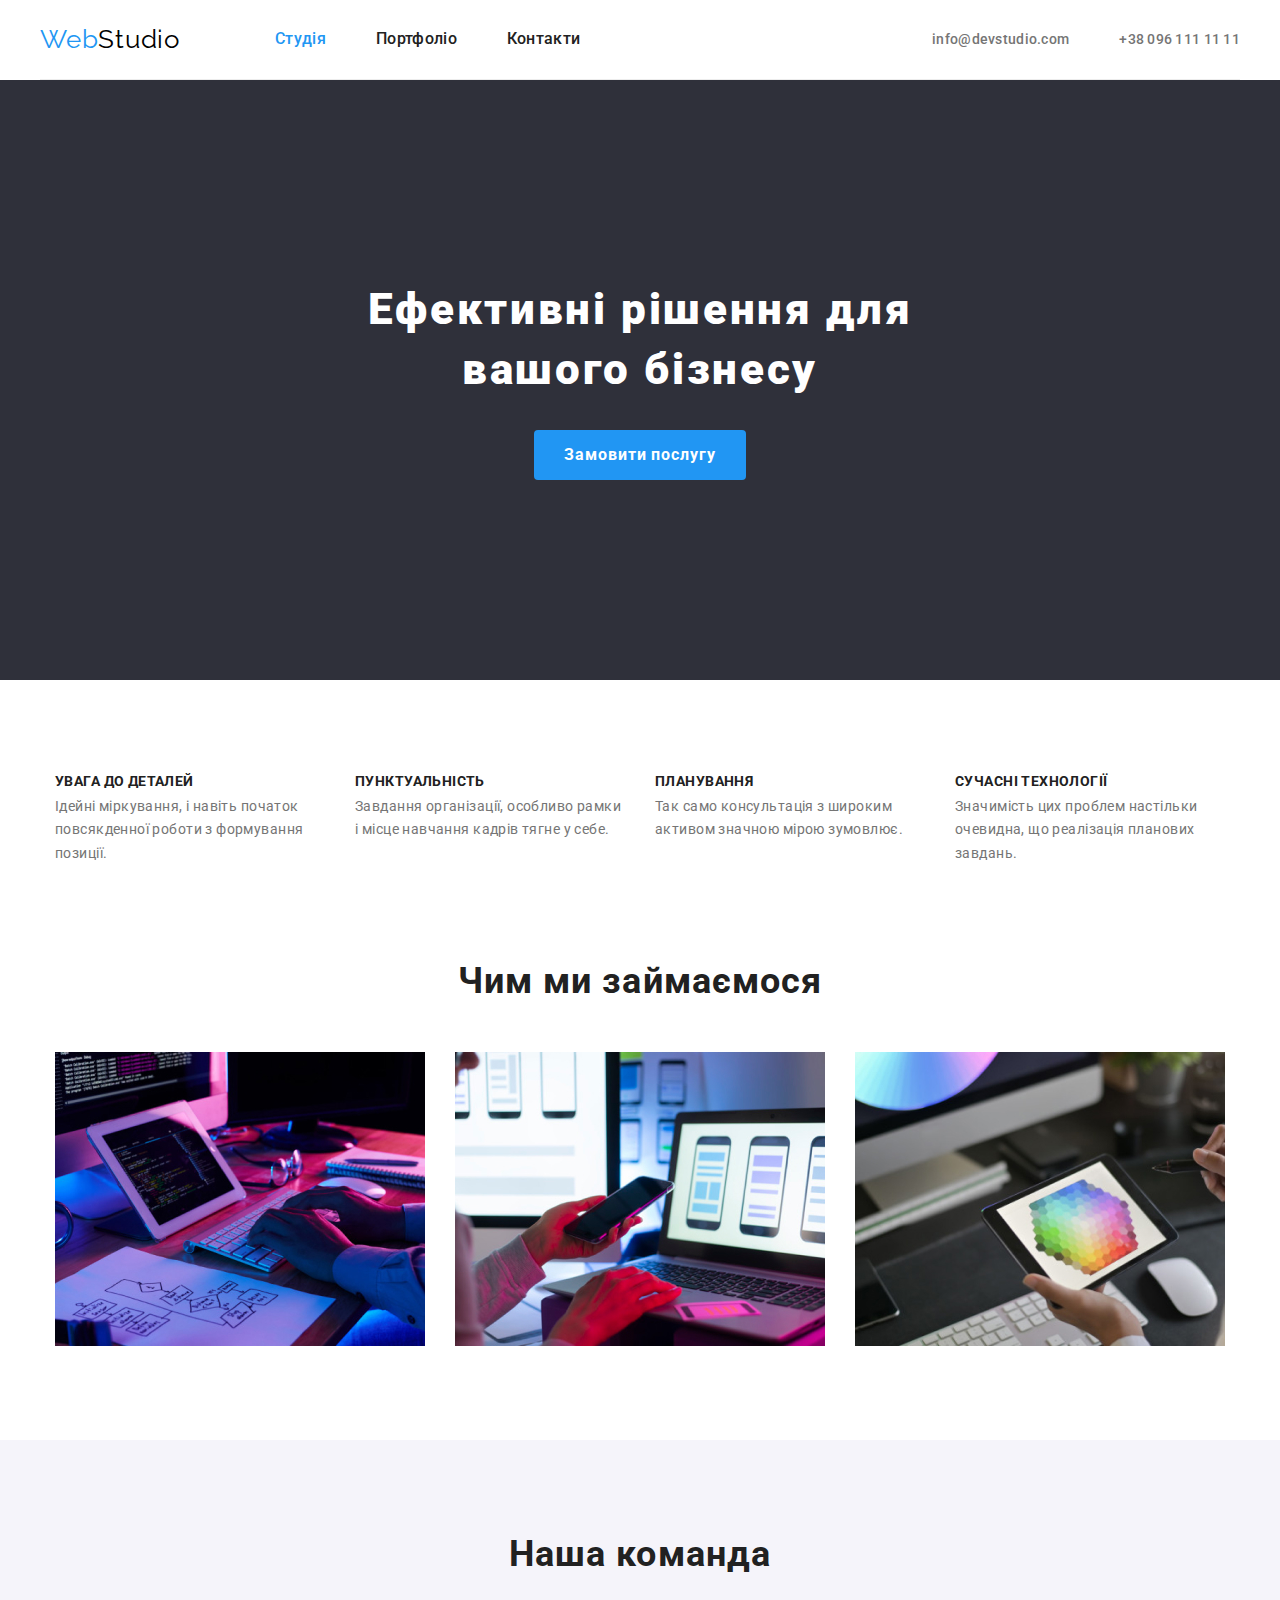
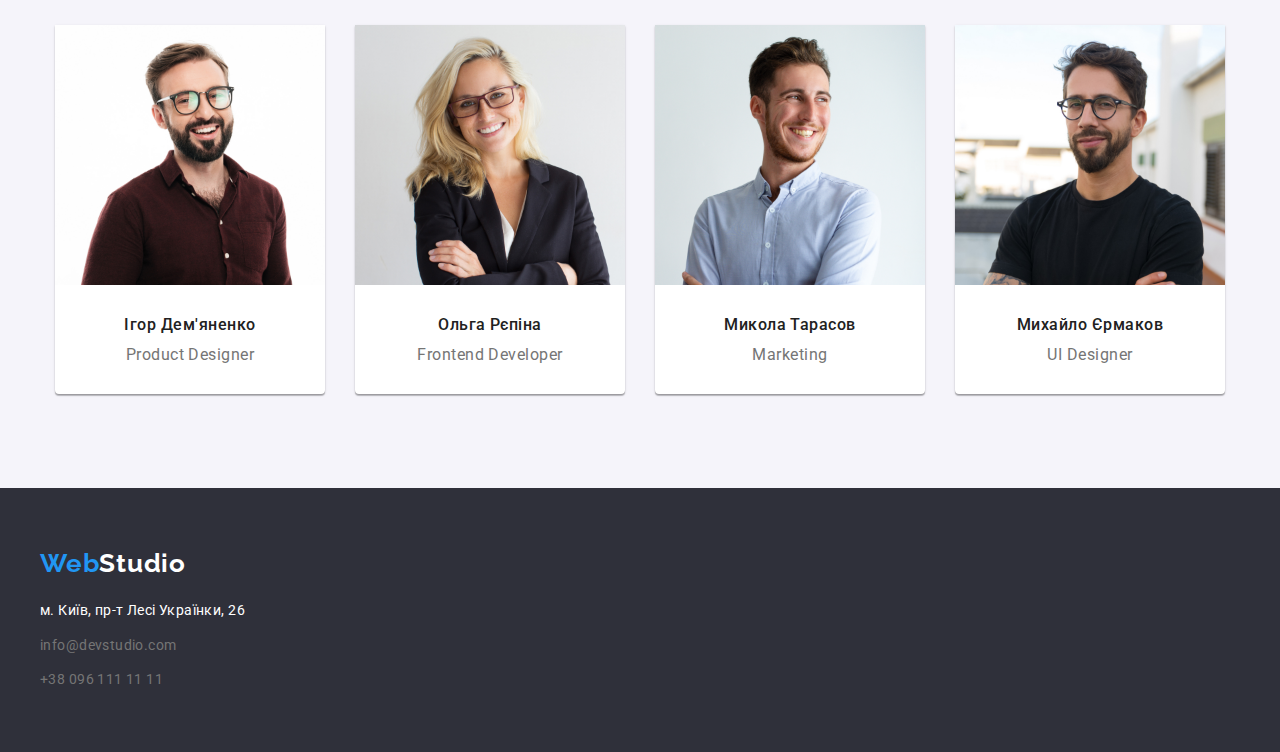
<file: index.html>
<!DOCTYPE html>
<html lang="en">
  <head>
    <meta charset="UTF-8" />
    <meta http-equiv="X-UA-Compatible" content="IE=edge" />
    <meta name="viewport" content="width=device-width, initial-scale=1.0" />
    <link rel="preconnect" href="https://fonts.googleapis.com">
<link rel="preconnect" href="https://fonts.gstatic.com" crossorigin>
<link href="https://fonts.googleapis.com/css2?family=Raleway:wght@700&family=Roboto:wght@400;500;700;900&display=swap" rel="stylesheet">
    
<title>Document</title>
  <link rel="stylesheet" href="https://cdnjs.cloudflare.com/ajax/libs/modern-normalize/1.1.0/modern-normalize.min.css">
    <link rel="stylesheet" href="./css/style.css" />
    
  </head>

  <body class="page">
    <!-- Header -->
    <div class="conteiner">
    <header class="header" >
      
        <nav class="main-nav" >
        <a href="#"class="navigation-logo-link" >Web<span class="navigation-logo-header">Studio</span></a>
        <ul class="navigation">
          
          <li class="navigation-site"><a href="./index.html"class="navigation-studio">Студія</a></li>
          <li class="navigation-site"><a href="./portfolio.html"class="navigation-portfolio" >Портфоліо</a></li>
          <li class="navigation-site"><a href="#" class="navigation-contacts">Контакти</a></li>
        </ul>
      </nav >
        <ul class="navigation-contact">
          <li class="navigation-site-contac"><a class="mailto" href="mailto:info@devstudio.com">info@devstudio.com</a></li>
          <li class="navigation-site-contac"><a class="tel" href="tel:+380961111111">+38 096 111 11 11</a></li>
        </ul>
      
        
    </header></div>
    <!--MAIN-->
    <main class="main">
      
        <section class="hero">
          <div class="conteiner">
        <!--Ефективні рішення для вашого бізнесу-->
        <h1 class="hero-title">Ефективні рішення для
           вашого бізнесу</h1>
        <button type="button"class="hero-button">Замовити послугу</button>
        </div>
      </section>
      
      <!--деталі-->
       <div class="conteiner">
      <section class="section">
        <ul class="section-details">
          <li class="item">
            <h2 class="section-item">УВАГА ДО ДЕТАЛЕЙ</h2>
            <p class="section-text">
              Ідейні міркування, і навіть початок повсякденної роботи з
              формування позиції.
            </p>
          </li>
          <li class="item">
            <h2 class="section-item"> ПУНКТУАЛЬНІСТЬ</h2>
            <p class="section-text">
              Завдання організації, особливо рамки і місце навчання кадрів тягне
              у себе.
            </p>
          </li>
          <li class="item">
            <h2 class="section-item">ПЛАНУВАННЯ</h2>
            <p class="section-text">
              Так само консультація з широким активом значною мірою зумовлює.
            </p>
          </li>
          <li class="item" >
            <h2 class="section-item">СУЧАСНІ ТЕХНОЛОГІЇ</h2>
            <p class="section-text">
              Значимість цих проблем настільки очевидна, що реалізація планових
              завдань.
            </p>
          </li>
        </ul>
      </section></div>
       <!--OUR WORKS-->
       <div class="conteiner">
      <section class="section-work">
        <h2 class="section-work-title">Чим ми займаємося</h2>
        <ul class="work-img">
          <li class="work-img-li">
            <img src="./images/img.jpg" alt="програмування" width="370" />
          </li>
          <li class="work-img-li">
            <img src="./images/box 2.jpg" alt="налаштування" width="370" />
          </li>
          <li class="work-img-li">
            <img src="./images/box 3.jpg" alt="моделювання" width="370" />
          </li>
        </ul>
      </section></div>
     <!--OUR TEAM-->
     
      <section class="section-team">
        <div class="conteiner">
        <h2 class="section-title">Наша команда</h2>
        <ul class="section-team-ul">
          <li class="section-team-img">
            <img src="./images/img-3.jpg" alt="Product Designer" width="270" />
           <div class="team"><h3 class="team-members">Ігор Дем'яненко</h3>
            <p class="team-post">Product Designer</p></div> 
          </li>
          <li class="section-team-img">
            <img
              src="./images/img-2.jpg"alt="Frontend Developer"
              width="270"/>
           <div class="team"><h3 class="team-members"> Ольга Рєпіна</h3>
            <p class="team-post">Frontend Developer</p></div> 
          </li>
          <li class="section-team-img">
            <img src="./images/img-1.jpg" alt="Marketing" width="270" />
            <div class="team"><h3 class="team-members">Микола Тарасов</h3>
            <p class="team-post">Marketing</p></div>
          </li>
          <li class="section-team-img">
            <img src="./images/img-.jpg" alt="UI Designer" width="270" />
            <div class="team"><h3 class="team-members">Михайло Єрмаков</h3>
            <p class="team-post">UI Designer</p></div>
          </li>
        </ul></div>
      </section>
    </main>
<!--  FOOTER  -->
    <footer  class="footer-container">
      <div class="conteiner">
      <a href="./" class="footer-logo"
        ><span class="footer-web">Web</span>Studio</a
      >
      <address class="footer-adress" >
                <a class="contact-address"
              href="https://www.google.com/maps/place/%D0%B1%D1%83%D0%BB.+%D0%9B%D0%B5%D1%81%D0%B8+%D0%A3%D0%BA%D1%80%D0%B0%D0%B8%D0%BD%D0%BA%D0%B8,+26,+%D0%9A%D0%B8%D0%B5%D0%B2,+%D0%A3%D0%BA%D1%80%D0%B0%D0%B8%D0%BD%D0%B0,+02000/@50.4265841,30.5361971,17z/data=!3m1!4b1!4m5!3m4!1s0x40d4cf0e033ecbe9:0x57a4dffefec77da0!8m2!3d50.4265807!4d30.5383858"
              target="_blank"
              rel=" nofollow noopener noreferrer"
            >
              м. Київ, пр-т Лесі Українки, 26
            </a>
          
          <ul class="footer-ul">
        
          <li  class="footer-li"><a  class="foter-mailto"href="mailto:info@devstudio.com">info@devstudio.com</a></li>
          <li class="footer-l"><a class="foter-tel" href="tel:+380961111111">+38 096 111 11 11</a></li>
      
        </ul></address>
      </div>
    </footer>
  </body>
</html>
</file>
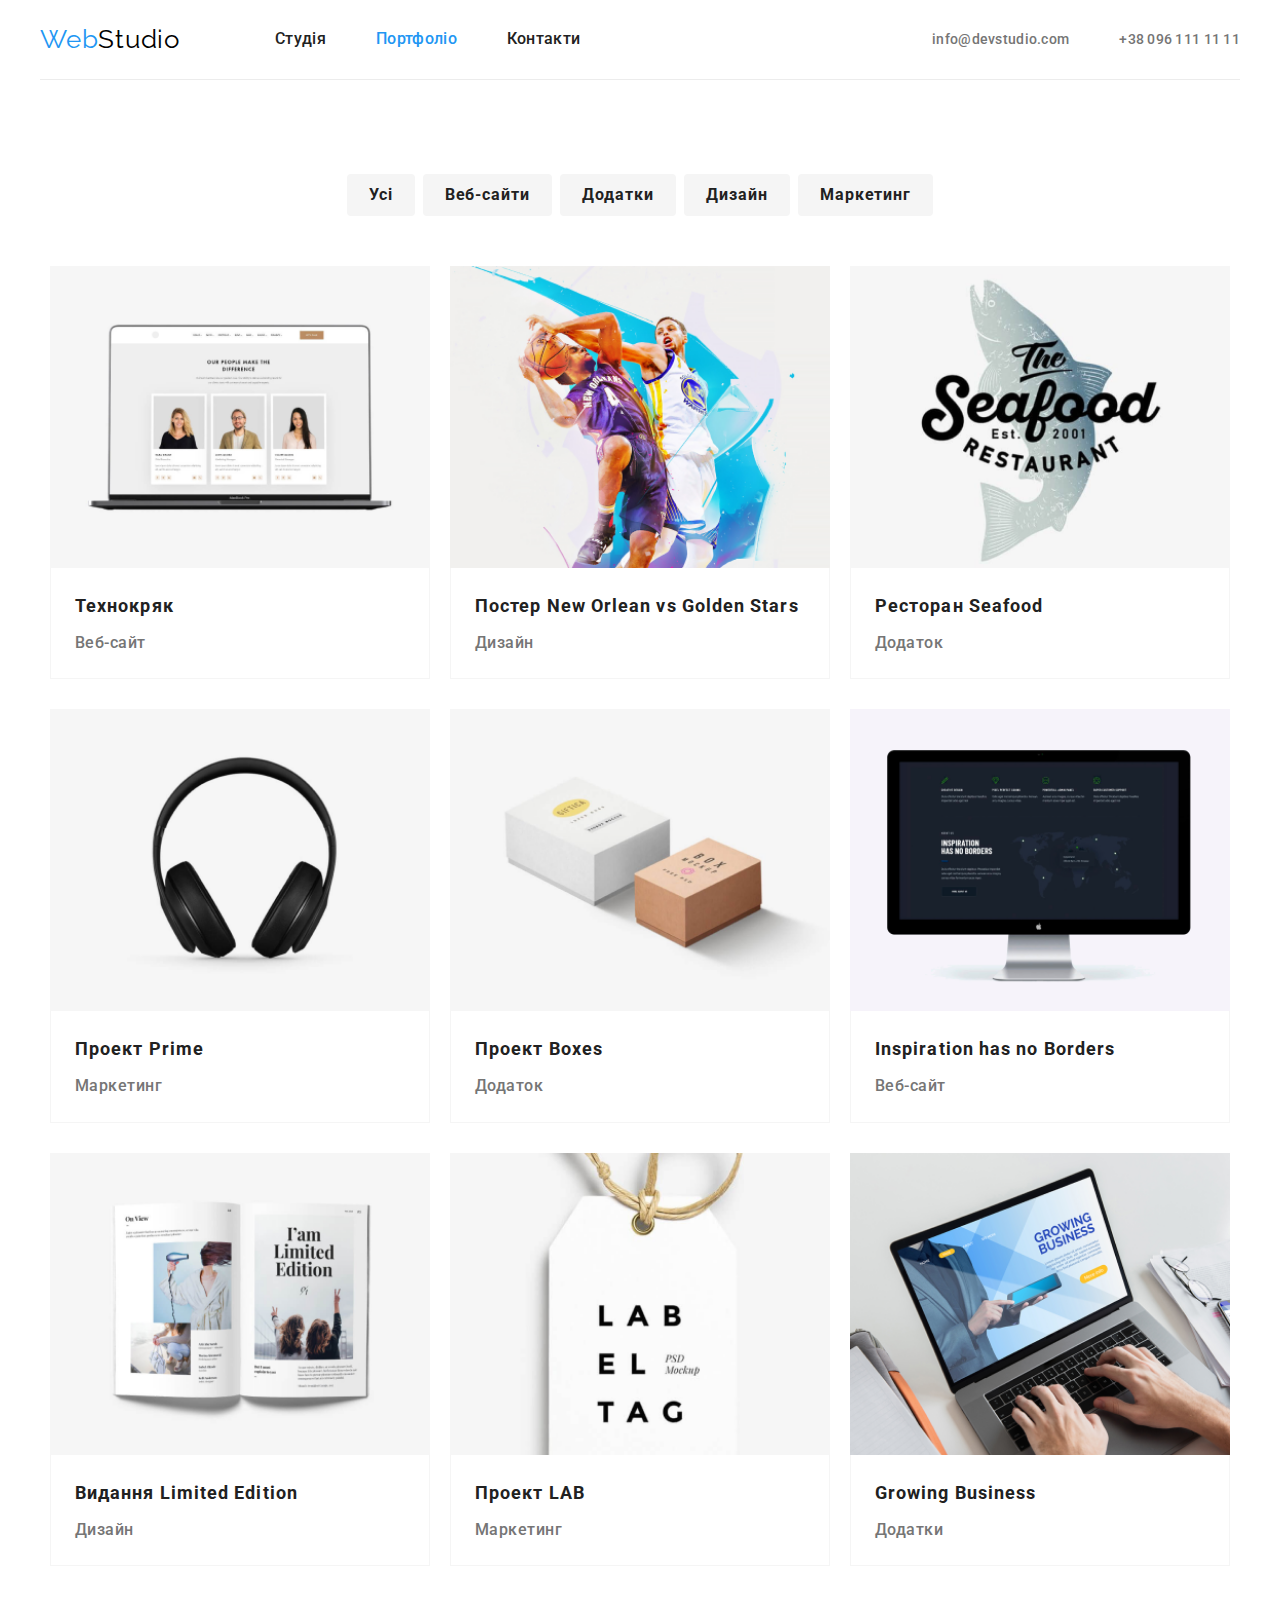
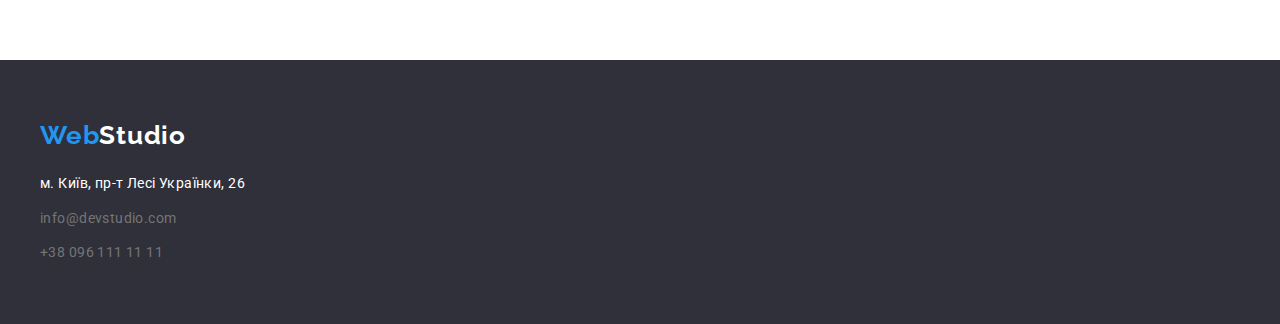
<file: portfolio.html>
<!DOCTYPE html>
<html lang="en">
  <head>
    <meta charset="UTF-8" />
    <meta http-equiv="X-UA-Compatible" content="IE=edge" />
    <meta name="viewport" content="width=device-width, initial-scale=1.0" />
    <link rel="preconnect" href="https://fonts.googleapis.com">
<link rel="preconnect" href="https://fonts.gstatic.com" crossorigin>
<link href="https://fonts.googleapis.com/css2?family=Raleway:wght@700&family=Roboto:wght@400;500;700;900&display=swap" rel="stylesheet">
    <title>Портфолио</title>
    <link rel="stylesheet" href="./css/style.css" />
    <link rel="stylesheet" href="https://cdnjs.cloudflare.com/ajax/libs/modern-normalize/1.1.0/modern-normalize.min.css">
    </head>

  <body class="page">
    <!-- Header -->
    <div class="conteiner">
    <header class="header" >
     
      <nav class="main-nav"  >
<a href="#"class="navigation-logo-link" >Web<span class="navigation-logo-header">Studio</span></a>
        <ul class="navigation">
    
          <li class="navigation-site" ><a href="./index.html"class="navigation-studio-portfolio">Студія</a></li>
          <li class="navigation-site" ><a href="./portfolio.html"class="navigation-portfolio-port" >Портфоліо</a></li>
          <li class="navigation-site" ><a href="#" class="navigation-contacts">Контакти</a></li>
        </ul>
      </nav >
        <ul class="navigation-contact">
          <li class="navigation-site-contac"><a class="mailto" href="mailto:info@devstudio.com">info@devstudio.com</a></li>
          <li class="navigation-site-contac"><a class="tel" href="tel:+380961111111">+38 096 111 11 11</a></li>
        </ul>
        
    </header></div>
     <main class="portfolio">
      <div class="conteiner">
        <section >
            <!-- <h1>Портфолио</h1> -->
            <ul class="portfolio-button">
                <li class="portfolio-button-li"><button type="button" class="button-secondary">Усі</button></li>
                <li class="portfolio-button-li"><button type="button" class="button-secondary">Веб-сайти</button></li>
                <li class="portfolio-button-li"><button type="button" class="button-secondary">Додатки</button></li>
                <li class="portfolio-button-li"><button type="button" class="button-secondary">Дизайн</button></li>
                <li class="portfolio-button-li"><button type="button" class="button-secondary">Маркетинг</button></li>
            </ul>
            
            <ul class="porfolio-conteiner">
                <li class="porfolio-conteiner-li">
                    <a href="" class="link">
                        <img src="./imeges2/project 1.png" width="380" alt="Ноутбук">
                       <div class="portfolio-info-li" > <h2 class="portfolio-sample">Технокряк</h2>
                        <p class="portfolio-info">Веб-сайт</p></div> 
                        
                    </a>
                </li>
                <li class="porfolio-conteiner-li">
                    <a href="" class="link">
                        <img src="./imeges2/project 2.png" width="380" alt="Два баскетболиста в прыжке">
                       <div class="portfolio-info-li" ><h2 class="portfolio-sample">Постер New Orlean vs Golden Stars</h2>
                        <p class="portfolio-info">Дизайн</p></div> 
                        
                    </a>
                </li>
                <li class="porfolio-conteiner-li">
                    <a href="" class="link">
                        <img src="./imeges2/project 3.png" width="380" alt="Логотип ресторана">
                      <div class="portfolio-info-li" > <h2 class="portfolio-sample">Ресторан Seafood</h2>
                        <p class="portfolio-info">Додаток</p></div> 
                        
                    </a>                
                </li>
                <li class="porfolio-conteiner-li">
                    <a href="" class="link">
                        <img src="./imeges2/project 4.png" width="380" alt="Наушники">
                       <div class="portfolio-info-li" ><h2 class="portfolio-sample">Проект Prime</h2>
                        <p class="portfolio-info">Маркетинг</p></div> 
                    
                    </a>
                </li>
                <li class="porfolio-conteiner-li">
                    <a href="" class="link">
                        <img src="./imeges2/project 5.png"width=380" alt="Две коробки">
                       <div class="portfolio-info-li" ><h2 class="portfolio-sample">Проект Boxes</h2>
                        <p class="portfolio-info">Додаток</p></div> 
                       
                    </a>
                </li>
                <li class="porfolio-conteiner-li">
                    <a href="" class="link">
                        <img src="./imeges2/project 6.png" width="380" alt="Дизайн проекта на монитор">
                      <div class="portfolio-info-li" > <h2 class="portfolio-sample">Inspiration has no Borders</h2>
                        <p class="portfolio-info">Веб-сайт</p></div> 
                        
                    </a>
                </li>
                <li class="porfolio-conteiner-li">
                    <a href="" class="link">
                        <img src="./imeges2/project 7.png" width="380" alt="Открытая книга">
                       <div class="portfolio-info-li" > <h2 class="portfolio-sample">Видання Limited Edition</h2>
                        <p class="portfolio-info">Дизайн</p></div> 
                        
                    </a>
                </li>
                <li class="porfolio-conteiner-li">
                    <a href="" class="link">
                        <img src="./imeges2/project 8.png" width="380" alt="Тег метки">
                       <div class="portfolio-info-li" > <h2 class="portfolio-sample">Проект LAB</h2>
                        <p class="portfolio-info">Маркетинг</p></div> 
                    
                    </a>
                </li>
                <li class="porfolio-conteiner-li">
                    <a href="" class="link">
                        <img src="./imeges2/project 9.png" width="380" alt="Ноутбук в работе">
                      <div class="portfolio-info-li" > <h2 class="portfolio-sample">Growing Business</h2>
                        <p class="portfolio-info">Додатки</p> </div> 
                        
                    </a>
                </li>
            </ul>
        </section></div>
    </main>
   <footer  class="footer-container">
    <div class="conteiner">
      <a href="./" class="footer-logo"
        ><span class="footer-web">Web</span>Studio</a
      >
      <address class="footer-adress" >
                <a class="contact-address"
              href="https://www.google.com/maps/place/%D0%B1%D1%83%D0%BB.+%D0%9B%D0%B5%D1%81%D0%B8+%D0%A3%D0%BA%D1%80%D0%B0%D0%B8%D0%BD%D0%BA%D0%B8,+26,+%D0%9A%D0%B8%D0%B5%D0%B2,+%D0%A3%D0%BA%D1%80%D0%B0%D0%B8%D0%BD%D0%B0,+02000/@50.4265841,30.5361971,17z/data=!3m1!4b1!4m5!3m4!1s0x40d4cf0e033ecbe9:0x57a4dffefec77da0!8m2!3d50.4265807!4d30.5383858"
              target="_blank"
              rel=" nofollow noopener noreferrer"
            >
              м. Київ, пр-т Лесі Українки, 26
            </a>
          
          <ul class="footer-ul">
        
          <li  class="footer-li"><a  class="foter-mailto"href="mailto:info@devstudio.com">info@devstudio.com</a></li>
          <li class="footer-l"><a class="foter-tel" href="tel:+380961111111">+38 096 111 11 11</a></li>
      
        </ul></address>
      </div>
    </footer>
  </body>
</html>
</file>
<file: css/style.css>
:root {
  --primary-text-color: #757575;
  --title-text-color: #212121;
  --secondary-text-color: #ffffff;
  --accent-color: #2196f3;
  --background-color: #2f303a;
  --background-color-2: #f5f4fa;
  --contacts-text-color: rgba(255, 255, 255, 0.6);
  --header-logo-color: #000000;
   --title-portfolio: #F5F5F5;
   --line-portfolio: #ECECEC;}

  

.page{

  background-color: #ffffff;
  color: var(--primary-text-color);
  font-family: "Roboto", sans-serif;
}
a {
  text-decoration: none;
}
ul {
  list-style: none;
  padding-left: 0px;
  padding-right: 0px;
}

h1,
h2,
h3,
h4,
h5,
h6,
p,
ul,

a{
  margin: 0;
}
img{display: block;
}
section{padding-top: 94px;}

/* header */
.header{
border-bottom: 1px solid var(--line-portfolio);
display: flex;
  justify-content:center;
  align-items: center;
 height: 80px;
}
.conteiner{
  width: 1200px;
  align-items: center;
  margin: 0 auto;

   
}
.main-nav{
  display: flex;
  align-items: center;

}


.navigation,
.navigation-contact
{
display:flex;


  align-items: center;}
  .navigation-contact{
margin-left: auto;

  }


.navigation-site,
.navigation-site-contac:not(last-child) {

margin-left: 50px;
}


.navigation-logo-link {
font-family: "Raleway";
font-size: 26px;
line-height: 1.2;
letter-spacing: 0.03em;
color: var(--accent-color);
}
.navigation-logo-header {
  margin-right: 45px;
color: var(--header-logo-color);
font-family: "Raleway";
font-size: 26px;
letter-spacing: 0.03em;
}

.navigation-studio{

font-family: "Roboto";
  font-weight: 500;
  line-height: 1.14;
  letter-spacing: 0.02em;
  color: var(--accent-color);
}

.navigation-portfolio{
 
font-family: 'Roboto';
font-weight: 500;
line-height: 1.14;
letter-spacing: 0.02em;
color: var(--title-text-color)
}
.navigation-portfolio:hover,
.navigation-portfolio:focus {
  color: var(--accent-color)}
.navigation-contacts{
    
font-family: 'Roboto';
font-weight: 500;
line-height: 1.14;
letter-spacing: 0.02em;
color: var(--title-text-color);
}
.navigation-contacts:hover,
.navigation-contacts:focus {
  color: var(--accent-color)}
.mailto{
 font-family: "Roboto", sans-serif;
  color: var(--primary-text-color);
  font-weight: 500;
  font-size: 14px;
  line-height: 1.14;
  letter-spacing: 0.02em;

}
.mailto:hover,
.mailto:focus {
  color: var(--accent-color)}
.tel{
     font-family: "Roboto", sans-serif;
  color: var(--primary-text-color);
  font-weight: 500;
  font-size: 14px;
  line-height: 1.14;
  letter-spacing: 0.02em;}
  .tel:hover,
.tel:focus {
  color: var(--accent-color)}
/*HERO SECTION*/

.hero {
  background-color: var(--background-color);
  max-width: 1600px;
  text-align: center;
  padding: 200px 0;
  margin: 0 auto;
}
.hero-title {
  color: var(--secondary-text-color);
  font-family: "Roboto", sans-serif;
  width: 700px;
  margin: auto;

  font-weight: 900;
  font-size: 44px;
  line-height: 1.36;
  text-align: center;
  letter-spacing: 0.06em;
 
}


.hero-button {
    border-radius: 4px;
    padding: 10px 30px;
  color: var(--secondary-text-color);
  background-color: var(--accent-color);
  font-weight: 700;
  font-size: 16px;
  line-height: 1.87;
  align-items: center;
  text-align: center;
  letter-spacing: 0.06em;
  margin-top:30px;
 
border: transparent;
}
.hero-button:hover,
.hero-button:focus {
  color: var(--header-logo-color);
}
.section{
 
 
  
}
.section-details{
   justify-content: center;
  display: flex;

}
.item:not(:first-child )
{margin-left: 30px;}
  

.section-item {

  margin-bottom: 5px;
  font-family: "Roboto", sans-serif;
  color: var(--title-text-color);
  font-weight: 700;
  font-size: 14px;
  line-height: 1.14;
  letter-spacing: 0.03em;
  text-transform: uppercase;
}

.section-text {
  max-width: 270px;
  font-family: "Roboto", sans-serif;
  font-size: 14px;
  line-height: 1.71;
  letter-spacing: 0.03em;
  align-items:flex-start
 
}
 /* <!--OUR WORKS--> */
.section-work{
  padding-bottom: 94px;
 
  
}
 
.section-work-title{ 
  margin-bottom: 50px;
  color: var(--title-text-color);
  font-family: "Roboto", sans-serif;
  font-weight: 700;
  font-size: 36px;
  line-height: 1.17;
  text-align: center;
  letter-spacing: 0.03em;
 justify-content: space-between;
}
 .work-img{
 justify-content: center;
  display: flex;
   
   margin: 0px;
}
.work-img-li:not(:first-child ){
  margin-left: 30px;
 
}
  
/* <!--OUR TEAM--> */
.section-team {
  background-color: var(--background-color-2);
  padding-bottom: 94px;
  }
.team{
padding-top: 30px;
padding-bottom: 30px;

}

.section-team-ul{
  display: flex;

  justify-content: center;

}
.section-team-img:not(:first-child ){
  margin-left: 30px;}
.section-team-img{
  box-shadow: 0px 1px 3px rgba(0, 0, 0, 0.12), 0px 1px 1px rgba(0, 0, 0, 0.14), 0px 2px 1px rgba(0, 0, 0, 0.2);
border-radius: 0px 0px 4px 4px;
 
  background-color: var(--secondary-text-color);

}
.section-title{
  margin-bottom: 50px;
  color: var(--title-text-color);
font-family: 'Roboto';
font-weight: 700;
font-size: 36px;
line-height: 1.14;
text-align: center;

letter-spacing: 0.03em}

.team-members {
 
  font-family: "Roboto", sans-serif;
  font-weight: 500;
  font-size: 16px;
  line-height: 1.19;
  letter-spacing: 0.03em;
  color: var(--title-text-color);
  text-align: center;
  
}

.team-post {
 margin-top: 10px;
  font-family: "Roboto", sans-serif;
  font-size: 16px;
  line-height: 1.19;
  letter-spacing: 0.03em;
  text-align: center;
 
}
/* FOOTER */
.footer-container{

  
 padding-top: 60px;
 padding-bottom: 60px;
  
  font-family: "Roboto", sans-serif;
  font-size: 14px;
  line-height: 1.71;
  letter-spacing: 0.03em;
  color: var(--contacts-text-color);
  background-color: var(--background-color);
 
}
.footer-logo{

  font-family: "Raleway";
  font-weight: 700;
  font-size: 26px;
line-height: 1.2;
letter-spacing: 0.03em;
color: var(--secondary-text-color);



}

.footer-web{

 color: var(--accent-color);
font-family: "Raleway";
letter-spacing: 0.03em;
}
.footer-adress{
margin-top: 20px;

}
.footer-ul{
   margin-top: 10px;
 
 font-family: 'Roboto';
font-style: normal;
font-weight: 400;
font-size: 14px;
line-height: 24px;

letter-spacing: 0.03em;
}

.footer-li{
  margin-bottom: 9px;
}

.contact-address{
font-family: 'Roboto';
font-style: normal;
line-height: 2;
letter-spacing: 0.03em;
color: var(--secondary-text-color);


}
.foter-mailto{
 margin-top: 10px;
line-height: 1.7;
letter-spacing: 0.03em;
color: var(--primary-text-color);


}
.foter-mailto:hover,
.foter-mailto:focus {
  color: var(--accent-color)}
.foter-tel{

line-height: 1.7;
letter-spacing: 0.03em;
color:var(--primary-text-color)

}
.foter-tel:hover,
.foter-tel:focus {
  color: var(--accent-color)}
.footer-container {
  background-color: var(--background-color);
}

.contact-address {
  font-family: "Roboto", sans-serif;
  font-size: 14px;
  line-height: 1.71;
  letter-spacing: 0.03em;
  color: var(--secondary-text-color);

}
.contact-address:hover,
.contact-address:focus {
  color: var(--accent-color)}

.footer-contacts {

  font-size: 14px;
  line-height: 1.71;
  letter-spacing: 0.03em;
  color: var(--contacts-text-color);
}


.footer-logo {
  font-family: "Raleway", sans-serif;
 
  font-weight: 700;
  font-size: 26px;
  line-height: 1.19;
  letter-spacing: 0.03em;
  color: var(--secondary-text-color);
}

.footer-web {
  color: var(--accent-color);
  
}

/* Portfolio */
/*HERO SECTION*/
.portfolio {

  background-color: var(--secondary-text-color);
  font-family: "Roboto", sans-serif;
  font-weight: 500;
  font-size: 16px;
  line-height: 1.62;
  
  
  letter-spacing: 0.03em;
  cursor: pointer;
}
.portfolio-button{
 
  display: flex;
  justify-content:center;
  margin-bottom: 50px;
}
.portfolio-button-li:not(:first-child ){
  margin-left: 8px;}
  

.button-secondary {
  padding:6px 22px;
  
border-radius: 4px;
  color: var(--title-text-color);
  background-color: var(--title-portfolio);
  font-family: "Roboto", sans-serif;
  font-weight: 700;
  font-size: 16px;
  line-height: 1.87;
  align-items: center;
  text-align: center;
  letter-spacing: 0.06em;
  cursor: pointer;
  border: transparent;
}
.button-secondary:hover,
.button-secondary:focus {
  background-color: var(--accent-color);
  color: var(--secondary-text-color);
box-shadow: 0px 3px 1px rgba(0, 0, 0, 0.1), 0px 1px 2px rgba(0, 0, 0, 0.08), 0px 2px 2px rgba(0, 0, 0, 0.12);
}
.porfolio-conteiner{
  
  justify-content: space-around;
  display: flex;
  flex-wrap: wrap;
  
  padding-bottom: 94px;
}
.portfolio-info-li{ border-left:  1px solid var(--title-portfolio);
  border-right:  1px solid var(--title-portfolio);
  border-bottom:  1px solid var(--title-portfolio);
padding: 20px 24px;
}
.porfolio-conteiner-li:nth-child(n+6) {margin-bottom: 0px;}
.porfolio-conteiner-li{
  margin-bottom: 30px;
  border:var(--primary-text-color);
}
.porfolio-conteiner-li:nth-child(3n) {
  margin-right:0px;
}

.portfolio-sample{
  margin-bottom: 4px;
  font-family: 'Roboto';

font-weight: 700;
font-size: 18px;
line-height: 2;
letter-spacing: 0.06em;

color:var(--title-text-color);
}

.portfolio-info{
  
  font-family: 'Roboto';
font-size: 16px;
line-height: 1.9;


letter-spacing: 0.03em;

color:var(--primary-text-color)}

.navigation-studio-portfolio{
  font-family: 'Roboto';
font-weight: 500;
line-height: 1.14;
letter-spacing: 0.02em;
color: var(--title-text-color)
}

.navigation-studio-portfolio:hover,
.navigation-studio-portfolio:focus {
  color: var(--accent-color)}
.footer-container {
  background-color: var(--background-color);
 
}
.navigation-portfolio-port{
  font-family: 'Roboto';
font-weight: 500;
line-height: 1.14;
letter-spacing: 0.02em;
color: var(--accent-color)
}
</file>
